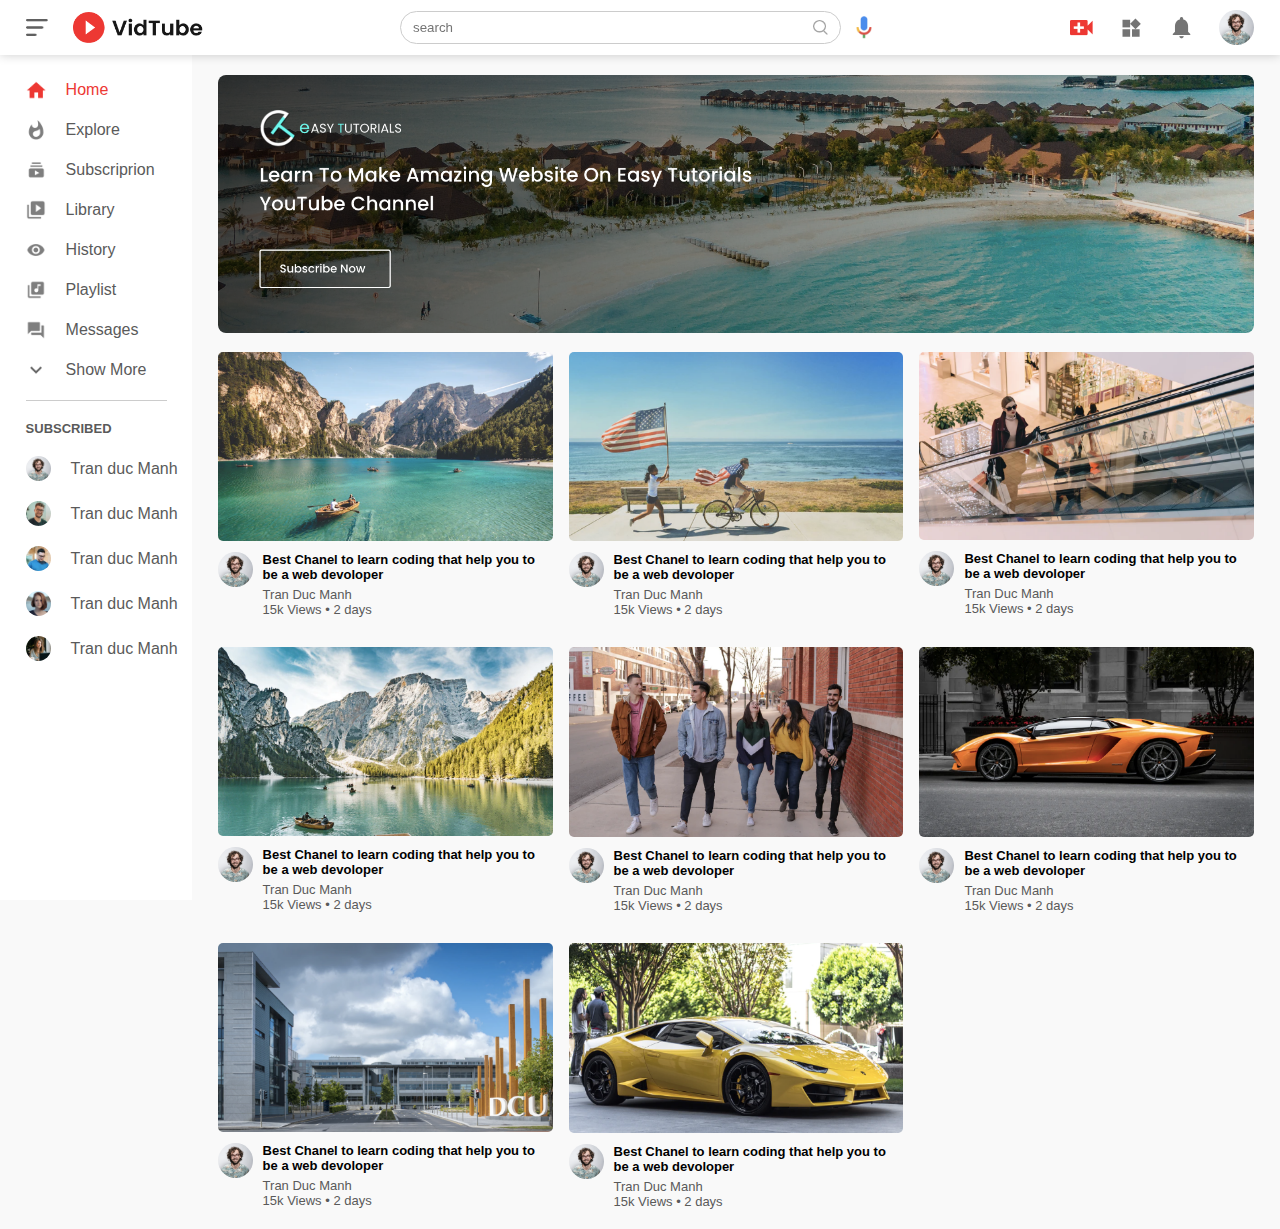
<file: index.html>
<!DOCTYPE html>
<html lang="en">
<head>
    <meta charset="UTF-8">
    <meta http-equiv="X-UA-Compatible" content="IE=edge">
    <meta name="viewport" content="width=device-width, initial-scale=1.0">
    <title>clone_youtube</title>
    <link rel="stylesheet" href="./main.css">
</head>
<body>

    <nav class="flex-div">
        <div class="nav-left flex-div">
            <img src="images/menu.png" class="menu-icon">
            <img src="./images/logo.png" class="logo">
        </div>

        <div class="nav-middle flex-div">
            <div class="search-box flex-div">
                <input type="text" placeholder="search">
                <img src="images/search.png">
            </div>

            <img src="images/voice-search.png" class="mic-icon">

        </div>

        <div class="nav-right flex-div">
            <img src="images/upload.png">
            <img src="images/more.png">
            <img src="images/notification.png">
            <img src="images/Jack.png" class="user-icon">
        </div>
    </nav>

    
    <!-- -------------------------side bar-------- -->
    <div class="sidebar">
        <div class="shortcut-links">
            <a href=""><img src="images/home.png" alt=""><p>Home</p></a>
            <a href=""><img src="images/explore.png" alt=""><p>Explore</p></a>
            <a href=""><img src="images/subscriprion.png" alt=""><p>Subscriprion</p></a>
            <a href=""><img src="images/library.png" alt=""><p>Library</p></a>
            <a href=""><img src="images/history.png" alt=""><p>History</p></a>
            <a href=""><img src="images/playlist.png" alt=""><p>Playlist</p></a>
            <a href=""><img src="images/messages.png" alt=""><p>Messages</p></a>
            <a href=""><img src="images/show-more.png" alt=""><p>Show More</p></a>

            <hr>

        </div>

        <div class="subscribed-list">
            <h3>SUBSCRIBED</h3>
            <a href=""><img src="images/Jack.png" alt=""><p>Tran duc Manh</p></a>
            <a href=""><img src="images/simon.png" alt=""><p>Tran duc Manh</p></a>
            <a href=""><img src="images/tom.png" alt=""><p>Tran duc Manh</p></a>
            <a href=""><img src="images/megan.png" alt=""><p>Tran duc Manh</p></a>
            <a href=""><img src="images/cameron.png" alt=""><p>Tran duc Manh</p></a>
        </div>
    </div>


<!-- main content--------------------------------------------------------- -->
    <div class="container">
        <div class="banner">
            <img src="images/banner.png">
        </div>

        <div class="list-container">
            <div class="vid-list">
                <a href="index2.html"><img src="images/thumbnail1.png" class="thumbnail"></a>
                
                <div class="flex-div">
                    <img src="images/Jack.png">
                    <div class="vid-info">
                        <a href="index2.html">Best Chanel to learn coding that help you to be a web devoloper</a>
                        <p>Tran Duc Manh</p>
                        <p>15k Views &bull; 2 days</p>
                    </div>
                </div>
            </div>
            <div class="vid-list">
                <a href=""><img src="images/thumbnail2.png" class="thumbnail"></a>
                
                <div class="flex-div">
                    <img src="images/Jack.png">
                    <div class="vid-info">
                        <a href="">Best Chanel to learn coding that help you to be a web devoloper</a>
                        <p>Tran Duc Manh</p>
                        <p>15k Views &bull; 2 days</p>
                    </div>
                </div>
            </div>
            <div class="vid-list">
                <a href=""><img src="images/thumbnail3.png" class="thumbnail"></a>
                
                <div class="flex-div">
                    <img src="images/Jack.png">
                    <div class="vid-info">
                        <a href="">Best Chanel to learn coding that help you to be a web devoloper</a>
                        <p>Tran Duc Manh</p>
                        <p>15k Views &bull; 2 days</p>
                    </div>
                </div>
            </div>
            <div class="vid-list">
                <a href=""><img src="images/thumbnail4.png" class="thumbnail"></a>
                
                <div class="flex-div">
                    <img src="images/Jack.png">
                    <div class="vid-info">
                        <a href="">Best Chanel to learn coding that help you to be a web devoloper</a>
                        <p>Tran Duc Manh</p>
                        <p>15k Views &bull; 2 days</p>
                    </div>
                </div>
            </div>
            <div class="vid-list">
                <a href=""><img src="images/thumbnail5.png" class="thumbnail"></a>
                
                <div class="flex-div">
                    <img src="images/Jack.png">
                    <div class="vid-info">
                        <a href="">Best Chanel to learn coding that help you to be a web devoloper</a>
                        <p>Tran Duc Manh</p>
                        <p>15k Views &bull; 2 days</p>
                    </div>
                </div>
            </div>
            <div class="vid-list">
                <a href=""><img src="images/thumbnail6.png" class="thumbnail"></a>
                
                <div class="flex-div">
                    <img src="images/Jack.png">
                    <div class="vid-info">
                        <a href="">Best Chanel to learn coding that help you to be a web devoloper</a>
                        <p>Tran Duc Manh</p>
                        <p>15k Views &bull; 2 days</p>
                    </div>
                </div>
            </div>
            <div class="vid-list">
                <a href=""><img src="images/thumbnail7.png" class="thumbnail"></a>
                
                <div class="flex-div">
                    <img src="images/Jack.png">
                    <div class="vid-info">
                        <a href="">Best Chanel to learn coding that help you to be a web devoloper</a>
                        <p>Tran Duc Manh</p>
                        <p>15k Views &bull; 2 days</p>
                    </div>
                </div>
            </div>
            <div class="vid-list">
                <a href=""><img src="images/thumbnail8.png" class="thumbnail"></a>
                
                <div class="flex-div">
                    <img src="images/Jack.png">
                    <div class="vid-info">
                        <a href="">Best Chanel to learn coding that help you to be a web devoloper</a>
                        <p>Tran Duc Manh</p>
                        <p>15k Views &bull; 2 days</p>
                    </div>
                </div>
            </div>

        </div>



    </div>

<script src="script.js"></script>
</body>
</html>
</file>
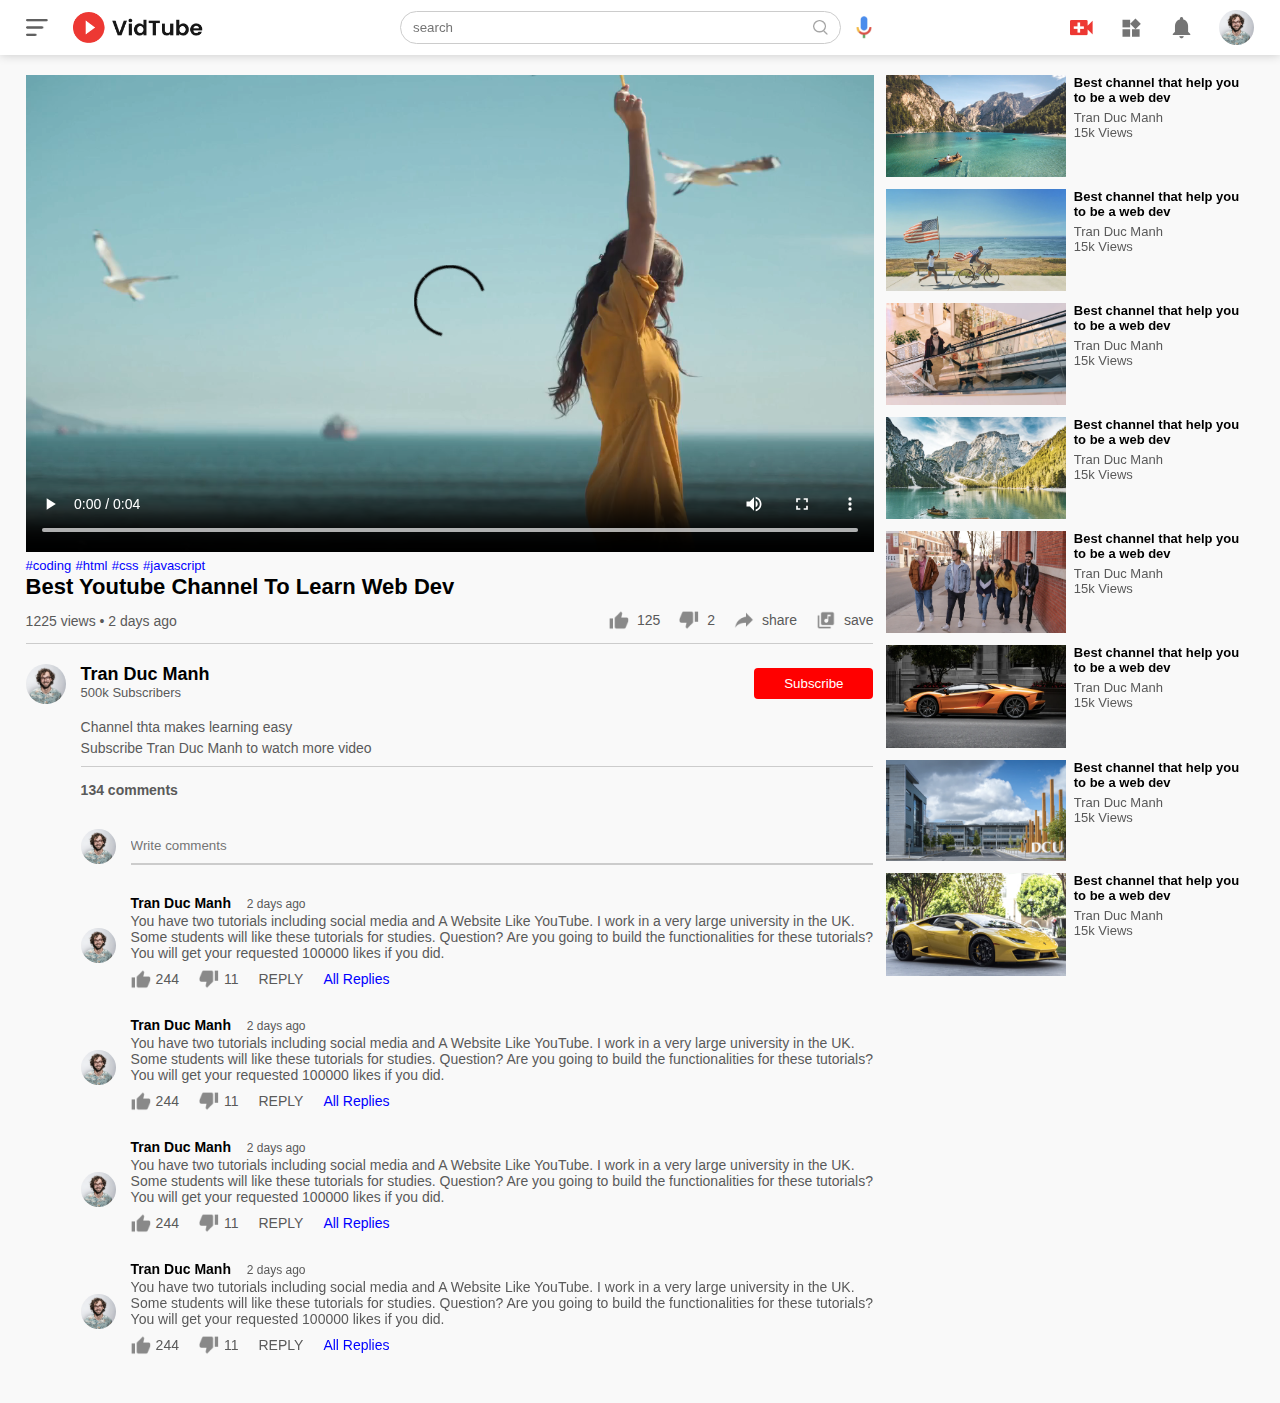
<file: index2.html>
<!DOCTYPE html>
<html lang="en">
<head>
    <meta charset="UTF-8">
    <meta http-equiv="X-UA-Compatible" content="IE=edge">
    <meta name="viewport" content="width=device-width, initial-scale=1.0">
    <title>play video</title>
    <link rel="stylesheet" href="main.css">
</head>
<body>
    
    <nav class="flex-div">
        <div class="nav-left flex-div">
            <img src="images/menu.png" class="menu-icon">
            <img src="./images/logo.png" class="logo">
        </div>

        <div class="nav-middle flex-div">
            <div class="search-box flex-div">
                <input type="text" placeholder="search">
                <img src="images/search.png">
            </div>

            <img src="images/voice-search.png" class="mic-icon">

        </div>

        <div class="nav-right flex-div">
            <img src="images/upload.png">
            <img src="images/more.png">
            <img src="images/notification.png">
            <img src="images/Jack.png" class="user-icon">
        </div>
    </nav>



    <div class="container play-container">
        <div class="row">
            <div class="play-video">
                <video controls autoplay>
                    <source src="./images/video.mp4" type="video/mp4">
                </video>

                <div class="tags">
                    <a href="">#coding</a>
                    <a href="">#html</a>
                    <a href="">#css</a>
                    <a href="">#javascript</a>
                </div>
                <h3>Best Youtube Channel To Learn Web Dev</h3>

                <div class="play-video-info">
                    <p>1225 views &bull; 2 days ago</p>
                    <div>
                        <a href=""><img src="images/like.png">125</a>
                        <a href=""><img src="images/dislike.png">2</a>
                        <a href=""><img src="images/share.png">share</a>
                        <a href=""><img src="images/save.png">save</a>
                    </div>
                </div>

                <hr>

                <div class="plublisher">
                    <img src="images/Jack.png">
                    <div>
                        <p>Tran Duc Manh</p>
                        <span>500k Subscribers</span>
                    </div>
                    <button type="button">Subscribe</button>
                </div>

                <div class="vid-des">
                    <p>Channel thta makes learning easy</p>
                    <p>Subscribe Tran Duc Manh to watch more video</p>
                    <hr>
                    <h4>134 comments</h4>

                    <div class="add-cmt">
                        <img src="images/Jack.png">
                        <input type="text" placeholder="Write comments">
                    </div>

                    <div class="old-cmt">
                        <img src="images/Jack.png">
                        <div>
                            <h3>Tran Duc Manh <span>2 days ago</span></h3>
                            <p>You have two tutorials including social media and A Website Like YouTube. I work in a very large university in the UK. Some students will like these tutorials for studies. Question? Are you going to build the functionalities for these tutorials?  You will get your requested 100000 likes if you did.</p>
                            <div class="acmt-action">
                                <img src="images/like.png">
                                <span>244</span>
                                <img src="images/dislike.png">
                                <span>11</span>
                                <span>REPLY</span>
                                <a href="">All Replies</a>
                            </div>
                        </div>
                    </div>
                    <div class="old-cmt">
                        <img src="images/Jack.png">
                        <div>
                            <h3>Tran Duc Manh <span>2 days ago</span></h3>
                            <p>You have two tutorials including social media and A Website Like YouTube. I work in a very large university in the UK. Some students will like these tutorials for studies. Question? Are you going to build the functionalities for these tutorials?  You will get your requested 100000 likes if you did.</p>
                            <div class="acmt-action">
                                <img src="images/like.png">
                                <span>244</span>
                                <img src="images/dislike.png">
                                <span>11</span>
                                <span>REPLY</span>
                                <a href="">All Replies</a>
                            </div>
                        </div>
                    </div>
                    <div class="old-cmt">
                        <img src="images/Jack.png">
                        <div>
                            <h3>Tran Duc Manh <span>2 days ago</span></h3>
                            <p>You have two tutorials including social media and A Website Like YouTube. I work in a very large university in the UK. Some students will like these tutorials for studies. Question? Are you going to build the functionalities for these tutorials?  You will get your requested 100000 likes if you did.</p>
                            <div class="acmt-action">
                                <img src="images/like.png">
                                <span>244</span>
                                <img src="images/dislike.png">
                                <span>11</span>
                                <span>REPLY</span>
                                <a href="">All Replies</a>
                            </div>
                        </div>
                    </div>
                    <div class="old-cmt">
                        <img src="images/Jack.png">
                        <div>
                            <h3>Tran Duc Manh <span>2 days ago</span></h3>
                            <p>You have two tutorials including social media and A Website Like YouTube. I work in a very large university in the UK. Some students will like these tutorials for studies. Question? Are you going to build the functionalities for these tutorials?  You will get your requested 100000 likes if you did.</p>
                            <div class="acmt-action">
                                <img src="images/like.png">
                                <span>244</span>
                                <img src="images/dislike.png">
                                <span>11</span>
                                <span>REPLY</span>
                                <a href="">All Replies</a>
                            </div>
                        </div>
                    </div>

                </div>

            </div>
            <div class="right-sidebar">
                <div class="side-video-list">
                    <a href="" class="small-thumbnail"><img src="images/thumbnail1.png"></a>
                    <div class="vid-info">
                        <a href="">Best channel that help you to be a web dev</a>
                        <p>Tran Duc Manh</p>
                        <p>15k Views</p>
                    </div>
                </div>
                <div class="side-video-list">
                    <a href="" class="small-thumbnail"><img src="images/thumbnail2.png"></a>
                    <div class="vid-info">
                        <a href="">Best channel that help you to be a web dev</a>
                        <p>Tran Duc Manh</p>
                        <p>15k Views</p>
                    </div>
                </div>
                <div class="side-video-list">
                    <a href="" class="small-thumbnail"><img src="images/thumbnail3.png"></a>
                    <div class="vid-info">
                        <a href="">Best channel that help you to be a web dev</a>
                        <p>Tran Duc Manh</p>
                        <p>15k Views</p>
                    </div>
                </div>
                <div class="side-video-list">
                    <a href="" class="small-thumbnail"><img src="images/thumbnail4.png"></a>
                    <div class="vid-info">
                        <a href="">Best channel that help you to be a web dev</a>
                        <p>Tran Duc Manh</p>
                        <p>15k Views</p>
                    </div>
                </div>
                <div class="side-video-list">
                    <a href="" class="small-thumbnail"><img src="images/thumbnail5.png"></a>
                    <div class="vid-info">
                        <a href="">Best channel that help you to be a web dev</a>
                        <p>Tran Duc Manh</p>
                        <p>15k Views</p>
                    </div>
                </div>
                <div class="side-video-list">
                    <a href="" class="small-thumbnail"><img src="images/thumbnail6.png"></a>
                    <div class="vid-info">
                        <a href="">Best channel that help you to be a web dev</a>
                        <p>Tran Duc Manh</p>
                        <p>15k Views</p>
                    </div>
                </div>
                <div class="side-video-list">
                    <a href="" class="small-thumbnail"><img src="images/thumbnail7.png"></a>
                    <div class="vid-info">
                        <a href="">Best channel that help you to be a web dev</a>
                        <p>Tran Duc Manh</p>
                        <p>15k Views</p>
                    </div>
                </div>
                <div class="side-video-list">
                    <a href="" class="small-thumbnail"><img src="images/thumbnail8.png"></a>
                    <div class="vid-info">
                        <a href="">Best channel that help you to be a web dev</a>
                        <p>Tran Duc Manh</p>
                        <p>15k Views</p>
                    </div>
                </div>


            </div>
        </div>
    </div>




</body>
</html>
</file>
<file: main.css>
*{
    margin: 0;
    padding: 0;
    box-sizing: border-box;
    font-family: 'poppins',sans-serif;
}
a{
    text-decoration: none;
    color: #5a5a5a;

}
img{
    cursor: pointer;

}

.flex-div{
    display: flex;
    align-items: center;
}

/* navbar */
nav{
    padding: 10px 2%;
    justify-content: space-between;
    box-shadow: 0 0 10px rgba(0,0,0,0.2);
    background-color: #fff;
    position: sticky;
    top: 0;
    z-index: 10;
}
.nav-right img{
    width: 25px;
    margin-right: 25px;
}
/* .nav-right img:last-child{
    border-radius: 50%;
} */
.nav-right .user-icon{
    width: 35px;
    border-radius: 50%;
    margin-right: 0;
}
.nav-left .menu-icon{
    width: 22px;
    margin-right: 25px
}
.nav-left .logo{
    width: 130px;

}
.nav-middle .mic-icon{
    width: 16px;
}
.nav-middle .search-box{
    border: 1px solid #ccc;
    margin-right: 15px;
    padding: 8px 12px;
    border-radius: 25px;
}
.nav-middle .search-box input{
    width: 400px;
    border: 0;
    outline: 0;
    background: transparent;
}
.nav-middle .search-box img{
    width: 15px;

}

/* ----------------side bar----------------------------------------------- */

.sidebar{
    background: #fff;
    width: 15%;
    height: 100vh;
    position: fixed;
    top: 0;
    padding-left: 2%;
    padding-top: 80px;
}
.sidebar hr{
    border: 0;
    height: 1px;
    background: #ccc;
    width: 85%;
}
.shortcut-links a img{
    width: 20px;
    margin-right: 20px;
}
.shortcut-links a{
    display: flex;
    align-items: center;
    margin-bottom: 20px;
    width: 100%;
    flex-wrap: wrap;
}
.shortcut-links a:first-child{
    color: #ed3833;
}
.subscribed-list h3{
    font-size: 13px;
    margin: 20px 0;
    color: #5a5a5a;

}
.subscribed-list a{
    display: flex;
    align-items: center;
    margin-bottom: 20px;
    width: 100%;
    flex-wrap: wrap;
}
.subscribed-list a img{
    width: 25px;
    border-radius: 50%;
    margin-right: 20px;
}
.small-sidebar{
    width: 5%;
}
.small-sidebar a p{
    display: none;
}
.small-sidebar h3{
    display: none;

}
.small-sidebar hr{
    width: 50%;
    margin-bottom: 25px;
}

/* main---------------------------------------- */
.container{
    background: #f9f9f9;
    padding-left: 17%;
    padding-right: 2%;
    padding-top: 20px;
    padding-bottom: 20px;
}
.large-container{
    padding-left: 7%;
}
.banner{
    width: 100%;

}
.banner img{
    width: 100%;
    border-radius: 8px;
}
.list-container{
    display: grid;
    grid-template-columns: repeat(auto-fit,minmax(250px,1fr));
    grid-column-gap:16px ;
    grid-row-gap: 30px;
    margin-top: 15px;
}
.vid-list .thumbnail{
    width: 100%;
    border-radius: 5px;

}
.vid-list .flex-div{
    align-items: flex-start;
    margin-top: 7px;
}
.vid-list .flex-div img{
    width: 35px;
    margin-right: 10px;
    border-radius: 50%;
}
.vid-info{
    color: #5a5a5a;
    font-size: 13px;

}
.vid-info a{
    color: #000;
    font-weight: 600;
    display: block;
    margin-bottom: 5px;
}

/* media */

@media (max-width:900px){
    .menu-icon{
        display: none;
    }
    .sidebar{
        display: none;
    }
    .container, .large-container{
        padding-left: 5%;
        padding-right: 5%;
    }
    .nav-right img{
        display: none;
    }
    .nav-right .user-icon{
        display: block;
        width: 30px;
    }
    .nav-middle .search-box input{
        width: 100px;
    }
    .nav-middle .mic-icon{
        display: none;
    }
    .logo{
        width: 90px;
    }

}


/* play video------------------------------ */
.play-container{
    padding-left: 2%;
}
.row{
    display: flex;
    justify-content: space-between;
    flex-wrap: wrap;

}
.play-video{
    flex-basis: 69%;
}
.right-sidebar{
    flex-basis: 30%;
}
.play-video video{
    width: 100%;

}

.side-video-list{
    display: flex;
    justify-content: space-between;
    margin-bottom: 8px;
}
.side-video-list img{
    width: 100%;
}
.side-video-list .small-thumbnail{
    flex-basis: 49%;
}
.side-video-list .vid-info{
    flex-basis: 49%;
}

.play-video .tags a{
    color: #0000ff;
    font-size: 13px;
}
.play-video h3{
    font-weight: 600;
    font-size: 22px;
}
.play-video .play-video-info{
    display: flex;
    align-items: center;
    justify-content: space-between;
    flex-wrap: wrap;
    margin-top: 10px;
    font-size: 14px;
    color: #5a5a5a;

}
.play-video .play-video-info a img{
    width: 20px;
    margin-right: 8px;
}
.play-video .play-video-info a{
    display: inline-flex;
    align-items: center;
    margin-left: 15px;
}
.play-video hr{
    border: 0;
    height: 1px;
    background: #ccc;
    margin: 10px 0;
}
.plublisher{
    display: flex;
    align-items: center;
    margin-top: 20px;

}
.plublisher div{
    flex:1;
    line-height: 18px;
}
.plublisher img{
    width: 40px;
    border-radius: 50%;
    margin-right: 15px;

}
.plublisher div p{
    color: #000;
    font-weight: 600;
    font-size: 18px;
}
.plublisher div span{
    font-size: 13px;
    color: #5a5a5a;
}
.plublisher button{
    background: red;
    color: #fff;
    padding: 8px 30px;
    border: 0;
    outline: 0;
    border-radius: 4px;
    cursor: pointer;
}
.vid-des{
    padding-left: 55px;
    margin: 15px 0;
}
.vid-des p{
    font-size: 14px;
    margin-bottom: 5px;
    color: #5a5a5a;
}
.vid-des h4{
    font-size: 14px;
    color: #5a5a5a;
    margin-top: 15px;
}
.add-cmt{
    display: flex;
    align-items: center;
    margin: 30px 0;
}
.add-cmt img{
    width: 35px;
    border-radius: 50%;
    margin-right: 15px;
}
.add-cmt input{
    border: 0;
    outline: 0;
    border-bottom: 2px solid #ccc;
    width: 100%;
    padding: 10px 0;
    background-color: transparent;
}
.old-cmt{
    display: flex;
    align-items: center;
    margin: 20px 0;

}
.old-cmt img{
    width: 35px;
    border-radius: 50%;
    margin-right: 15px;
}
.old-cmt div h3{
    font-size: 14px;
    margin-bottom: 2px;
}
.old-cmt div h3 span{
    font-size: 12px;
    color: #5a5a5a;
    font-weight: 500;
    margin-left: 12px;
}
.old-cmt .acmt-action{
    display: flex;
    align-items: center;
    margin: 8px 0;
    font-size: 14px;

}
.old-cmt .acmt-action img{
    border-radius: 0;
    width: 20px;
    margin-right: 5px;
}
.old-cmt .acmt-action span{
    margin-right: 20px;
    color: #5a5a5a;
}
.old-cmt .acmt-action a{
    color: #0000ff;
}

@media (max-width:900px) {
    .play-video{
        flex-basis: 100%;
    }
    .right-sidebar{
        flex-basis: 100%;
    }
    .play-container{
        padding-left: 5%;
    }
    .vid-des{
        padding-left: 0;
    }
    .play-video .play-video-info a {
        margin-left: 0;
        margin-right: 15px;
        margin-top: 15px;
    }
}
</file>
